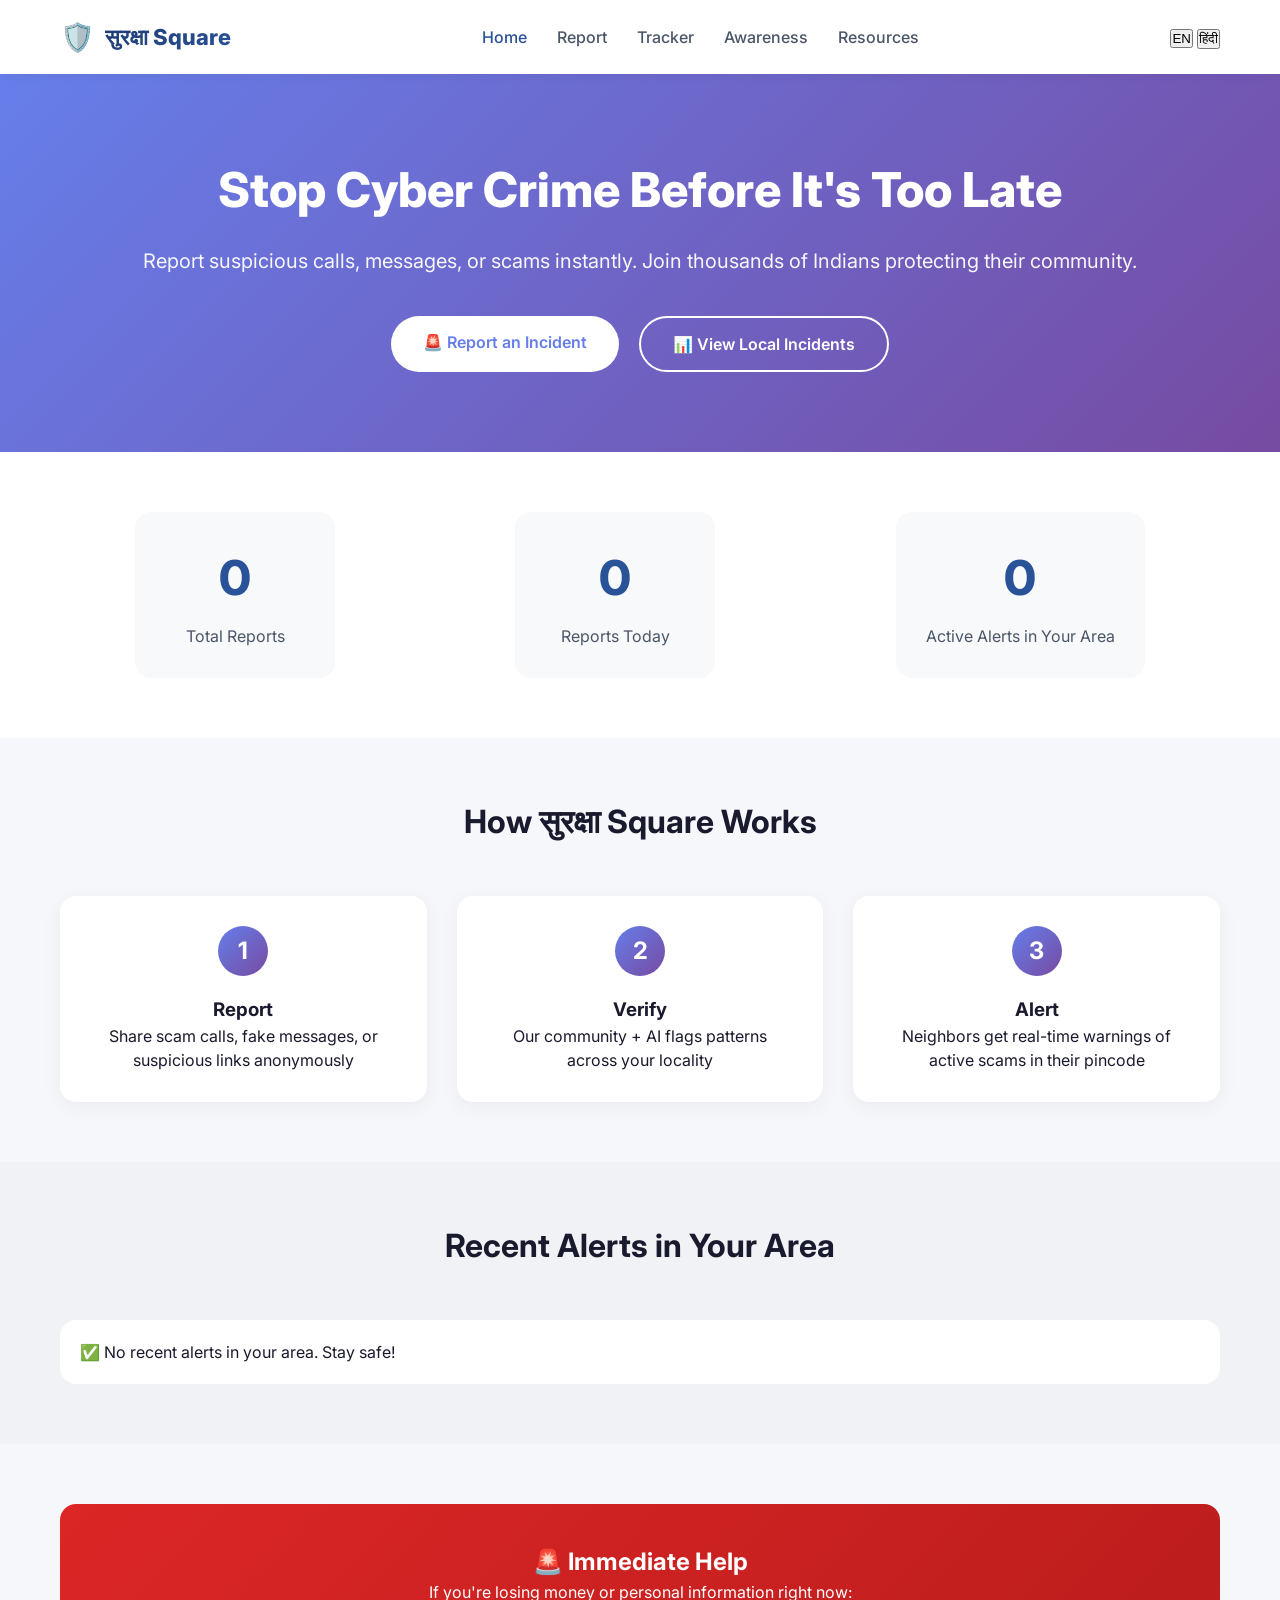
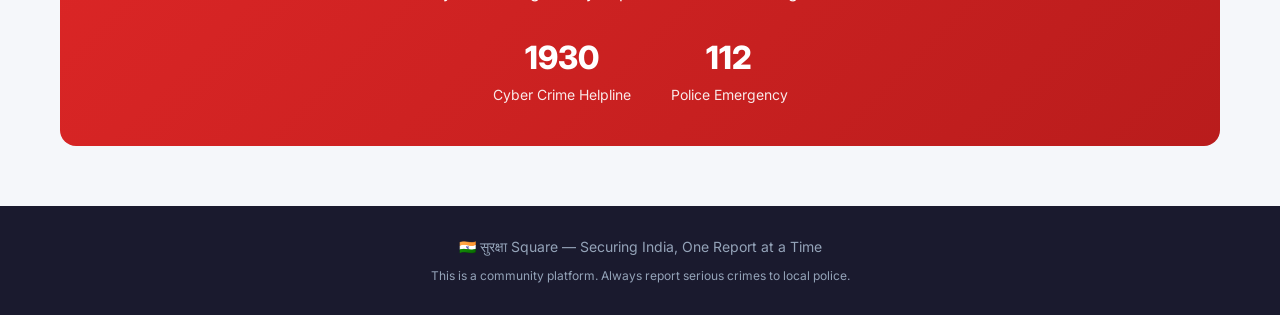
<file: index.html>
<!DOCTYPE html>
<html lang="en">
<head>
    <meta charset="UTF-8">
    <meta name="viewport" content="width=device-width, initial-scale=1.0, viewport-fit=cover">
    <title>SurakshaSetu — Cyber Incident Reporting</title>
    <link rel="stylesheet" href="style.css">
    <link href="https://fonts.googleapis.com/css2?family=Inter:wght@400;500;600;700;800&family=Noto+Sans+Devanagari:wght@400;500;600;700&display=swap" rel="stylesheet">
</head>
<body>
    <nav class="navbar">
        <div class="container">
            <div class="logo">
                <span class="logo-icon">🛡️</span>
                <span class="logo-text">सुरक्षा Square</span>
            </div>
            <div class="nav-links">
                <a href="index.html" class="active" data-key="navHome">Home</a>
                <a href="report.html" data-key="navReport">Report</a>
                <a href="tracker.html" data-key="navTracker">Tracker</a>
                <a href="awareness.html" data-key="navAwareness">Awareness</a>
                <a href="resources.html" data-key="navResources">Resources</a>
            </div>
            <div class="language-switcher">
                <button class="lang-btn active" data-lang="en">EN</button>
                <button class="lang-btn" data-lang="hi">हिंदी</button>
            </div>
            <button class="mobile-menu-btn" id="mobileMenuBtn">☰</button>
        </div>
    </nav>

    <main>
        <section class="hero">
            <div class="container">
                <h1 class="hero-title" data-key="heroTitle">Stop Cyber Crime Before It's Too Late</h1>
                <p class="hero-subtitle" data-key="heroSubtitle">Report suspicious calls, messages, or scams instantly. Join thousands of Indians protecting their community.</p>
                <div class="hero-buttons">
                    <a href="report.html" class="btn btn-primary" data-key="reportBtn">🚨 Report an Incident</a>
                    <a href="tracker.html" class="btn btn-secondary" data-key="trackerBtn">📊 View Local Incidents</a>
                </div>
            </div>
        </section>

        <section class="stats">
            <div class="container">
                <div class="stat-cards">
                    <div class="stat-card">
                        <div class="stat-number" id="totalReports">0</div>
                        <div class="stat-label" data-key="totalReports">Total Reports</div>
                    </div>
                    <div class="stat-card">
                        <div class="stat-number" id="todayReports">0</div>
                        <div class="stat-label" data-key="todayReports">Reports Today</div>
                    </div>
                    <div class="stat-card">
                        <div class="stat-number" id="activeAlerts">0</div>
                        <div class="stat-label" data-key="activeAlerts">Active Alerts in Your Area</div>
                    </div>
                </div>
            </div>
        </section>

        <section class="how-it-works">
            <div class="container">
                <h2 class="section-title" data-key="howItWorks">How SurakshaSetu Works</h2>
                <div class="steps">
                    <div class="step">
                        <div class="step-number">1</div>
                        <h3 data-key="step1Title">Report</h3>
                        <p data-key="step1Desc">Share scam calls, fake messages, or suspicious links anonymously</p>
                    </div>
                    <div class="step">
                        <div class="step-number">2</div>
                        <h3 data-key="step2Title">Verify</h3>
                        <p data-key="step2Desc">Our community + AI flags patterns across your locality</p>
                    </div>
                    <div class="step">
                        <div class="step-number">3</div>
                        <h3 data-key="step3Title">Alert</h3>
                        <p data-key="step3Desc">Neighbors get real-time warnings of active scams in their pincode</p>
                    </div>
                </div>
            </div>
        </section>

        <section class="recent-alerts">
            <div class="container">
                <h2 class="section-title" data-key="recentAlerts">Recent Alerts in Your Area</h2>
                <div id="recentAlertsList" class="alerts-list">
                    <p class="loading" data-key="loading">Loading incidents near you...</p>
                </div>
            </div>
        </section>

        <section class="emergency">
            <div class="container">
                <div class="emergency-box">
                    <h2 data-key="emergencyTitle">🚨 Immediate Help</h2>
                    <p data-key="emergencyText">If you're losing money or personal information right now:</p>
                    <div class="emergency-numbers">
                        <div class="emergency-number">
                            <span class="number">1930</span>
                            <span class="label" data-key="helpline1">Cyber Crime Helpline</span>
                        </div>
                        <div class="emergency-number">
                            <span class="number">112</span>
                            <span class="label" data-key="helpline2">Police Emergency</span>
                        </div>
                    </div>
                </div>
            </div>
        </section>
    </main>

    <footer>
        <div class="container">
            <p data-key="footerText">🇮🇳 SurakshaSetu — Securing India, One Report at a Time</p>
            <p class="disclaimer" data-key="disclaimer">This is a community platform. Always report serious crimes to local police.</p>
        </div>
    </footer>

    <script src="script.js"></script>
    <script src="i18n.js"></script>
</body>
</html>
</file>
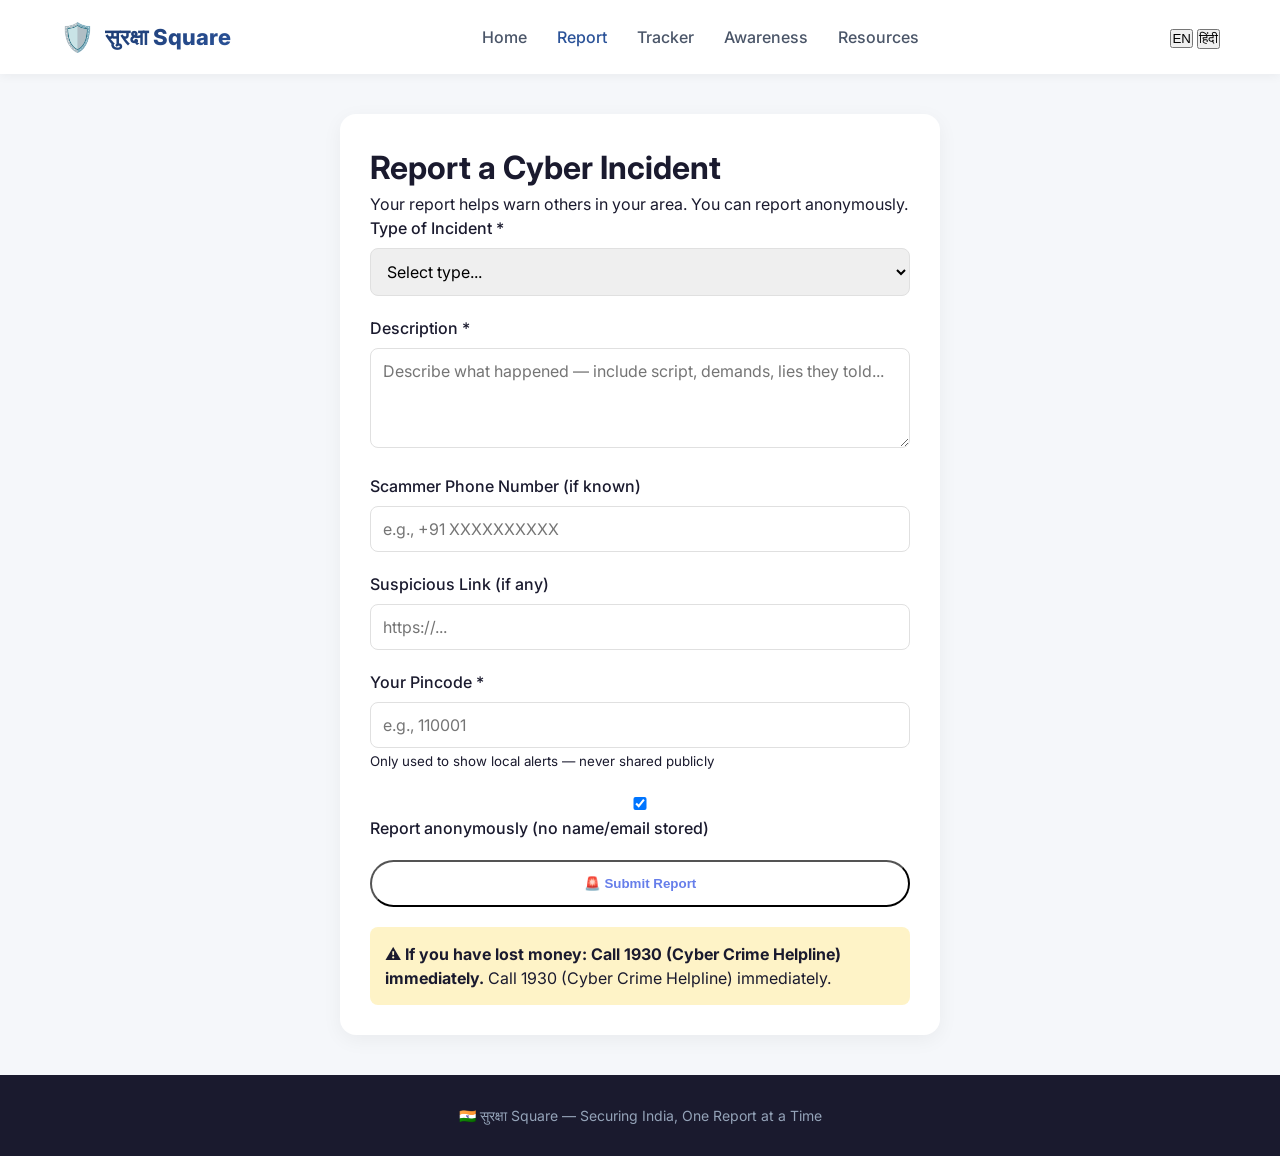
<file: report.html>
<!DOCTYPE html>
<html lang="en">
<head>
    <meta charset="UTF-8">
    <meta name="viewport" content="width=device-width, initial-scale=1.0">
    <title>Report Incident — सुरक्षा Square</title>
    <link rel="stylesheet" href="style.css">
    <link href="https://fonts.googleapis.com/css2?family=Inter:wght@400;500;600;700;800&family=Noto+Sans+Devanagari:wght@400;500;600;700&display=swap" rel="stylesheet">
</head>
<body>
    <nav class="navbar">
        <div class="container">
            <div class="logo">
                <span class="logo-icon">🛡️</span>
                <span class="logo-text">सुरक्षा Square</span>
            </div>
            <div class="nav-links">
                <a href="index.html" data-key="navHome">Home</a>
                <a href="report.html" class="active" data-key="navReport">Report</a>
                <a href="tracker.html" data-key="navTracker">Tracker</a>
                <a href="awareness.html" data-key="navAwareness">Awareness</a>
                <a href="resources.html" data-key="navResources">Resources</a>
            </div>
            <div class="language-switcher">
                <button class="lang-btn active" data-lang="en">EN</button>
                <button class="lang-btn" data-lang="hi">हिंदी</button>
            </div>
            <button class="mobile-menu-btn" id="mobileMenuBtn">☰</button>
        </div>
    </nav>

    <main>
        <div class="container">
            <div class="form-container">
                <h1 data-key="reportIncident">Report a Cyber Incident</h1>
                <p data-key="reportDesc">Your report helps warn others in your area. You can report anonymously.</p>
                
                <form id="incidentForm">
                    <div class="form-group">
                        <label data-key="incidentType">Type of Incident *</label>
                        <select id="incidentType" required>
                            <option value="" data-key="selectType">Select type...</option>
                            <option value="scam-call" data-key="scamCall">📞 Scam Call</option>
                            <option value="phishing" data-key="phishing">🔗 Phishing Link / SMS</option>
                            <option value="upi-fraud" data-key="upiFraud">💳 UPI / Payment Fraud</option>
                            <option value="sim-swap" data-key="simSwap">📱 SIM Swap Attempt</option>
                            <option value="other" data-key="other">⚠️ Other Scam</option>
                        </select>
                    </div>
                    
                    <div class="form-group">
                        <label data-key="description">Description *</label>
                        <textarea id="description" data-placeholder-key="descriptionPlaceholder" placeholder="Describe what happened — include script, demands, lies they told..." required></textarea>
                    </div>
                    
                    <div class="form-group">
                        <label data-key="phoneNumber">Scammer Phone Number (if known)</label>
                        <input type="tel" id="phoneNumber" placeholder="e.g., +91 XXXXXXXXXX">
                    </div>
                    
                    <div class="form-group">
                        <label data-key="link">Suspicious Link (if any)</label>
                        <input type="url" id="link" placeholder="https://...">
                    </div>
                    
                    <div class="form-group">
                        <label data-key="pincode">Your Pincode *</label>
                        <input type="text" id="pincode" data-placeholder-key="pincodePlaceholder" placeholder="e.g., 110001" pattern="[0-9]{6}" required>
                        <small data-key="pincodeNote">Only used to show local alerts — never shared publicly</small>
                    </div>
                    
                    <div class="form-group">
                        <label>
                            <input type="checkbox" id="anonymous" checked>
                            <span data-key="anonymous">Report anonymously (no name/email stored)</span>
                        </label>
                    </div>
                    
                    <button type="submit" class="btn btn-primary" style="width: 100%;" data-key="submitBtn">🚨 Submit Report</button>
                </form>
                
                <div class="emergency-note" style="margin-top: 20px; padding: 15px; background: #fef3c7; border-radius: 8px;">
                    <strong data-key="lostMoneyNote">⚠️ If you have lost money:</strong> <span data-key="lostMoneyText">Call 1930 (Cyber Crime Helpline) immediately.</span>
                </div>
            </div>
        </div>
    </main>

    <footer>
        <div class="container">
            <p data-key="footerText">🇮🇳 सुरक्षा Square — Securing India, One Report at a Time</p>
        </div>
    </footer>

    <script src="script.js"></script>
    <script src="i18n.js"></script>
    <script>
        // Override form submission to work with translations
        const originalHandleSubmit = handleReportSubmit;
        if (originalHandleSubmit) {
            window.handleReportSubmit = function(e) {
                originalHandleSubmit(e);
            };
        }
    </script>
</body>
</html>
</file>
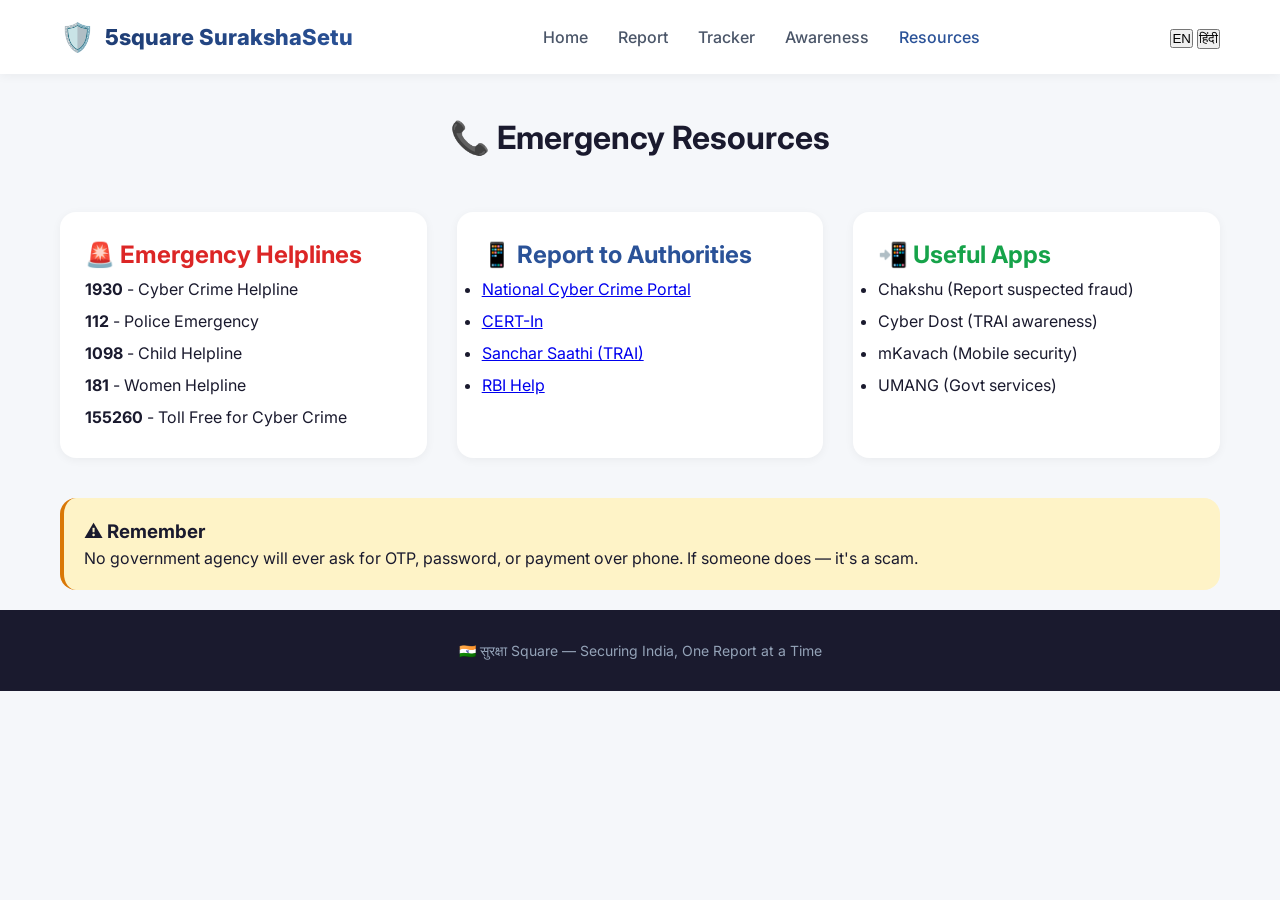
<file: resources.html>
<!DOCTYPE html>
<html lang="en">
<head>
    <meta charset="UTF-8">
    <meta name="viewport" content="width=device-width, initial-scale=1.0">
    <title>Resources — 5square SurakshaSetu</title>
    <link rel="stylesheet" href="style.css">
    <link href="https://fonts.googleapis.com/css2?family=Inter:wght@400;500;600;700;800&family=Noto+Sans+Devanagari:wght@400;500;600;700&display=swap" rel="stylesheet">
</head>
<body>
    <nav class="navbar">
        <div class="container">
            <div class="logo">
                <span class="logo-icon">🛡️</span>
                <span class="logo-text">5square SurakshaSetu</span>
            </div>
            <div class="nav-links">
                <a href="index.html" data-key="navHome">Home</a>
                <a href="report.html" data-key="navReport">Report</a>
                <a href="tracker.html" data-key="navTracker">Tracker</a>
                <a href="awareness.html" data-key="navAwareness">Awareness</a>
                <a href="resources.html" class="active" data-key="navResources">Resources</a>
            </div>
            <div class="language-switcher">
                <button class="lang-btn active" data-lang="en">EN</button>
                <button class="lang-btn" data-lang="hi">हिंदी</button>
            </div>
            <button class="mobile-menu-btn" id="mobileMenuBtn">☰</button>
        </div>
    </nav>

    <main>
        <div class="container">
            <h1 class="section-title" style="margin-top: 40px;" data-key="resourcesTitle">📞 Emergency Resources</h1>
            
            <div style="display: flex; flex-wrap: wrap; gap: 30px; margin: 40px 0;">
                
                <div style="flex: 1; min-width: 250px; background: white; padding: 25px; border-radius: 16px; box-shadow: 0 2px 10px rgba(0,0,0,0.05);">
                    <h2 style="color: #dc2626;" data-key="emergencyHelplines">🚨 Emergency Helplines</h2>
                    <ul style="line-height: 2; list-style: none; padding-left: 0;">
                        <li><strong>1930</strong> - <span data-key="helpline1">Cyber Crime Helpline</span></li>
                        <li><strong>112</strong> - <span data-key="helpline2">Police Emergency</span></li>
                        <li><strong>1098</strong> - <span data-key="helpline3">Child Helpline</span></li>
                        <li><strong>181</strong> - <span data-key="helpline4">Women Helpline</span></li>
                        <li><strong>155260</strong> - <span data-key="helpline5">Toll Free for Cyber Crime</span></li>
                    </ul>
                </div>
                
                <div style="flex: 1; min-width: 250px; background: white; padding: 25px; border-radius: 16px; box-shadow: 0 2px 10px rgba(0,0,0,0.05);">
                    <h2 style="color: #2a5298;" data-key="reportToAuthorities">📱 Report to Authorities</h2>
                    <ul style="line-height: 2;">
                        <li><a href="https://cybercrime.gov.in" target="_blank">National Cyber Crime Portal</a></li>
                        <li><a href="https://cert-in.org.in" target="_blank">CERT-In</a></li>
                        <li><a href="https://sancharsaathi.gov.in" target="_blank">Sanchar Saathi (TRAI)</a></li>
                        <li><a href="https://www.rbi.org.in" target="_blank">RBI Help</a></li>
                    </ul>
                </div>
                
                <div style="flex: 1; min-width: 250px; background: white; padding: 25px; border-radius: 16px; box-shadow: 0 2px 10px rgba(0,0,0,0.05);">
                    <h2 style="color: #16a34a;" data-key="usefulApps">📲 Useful Apps</h2>
                    <ul style="line-height: 2;">
                        <li>Chakshu (Report suspected fraud)</li>
                        <li>Cyber Dost (TRAI awareness)</li>
                        <li>mKavach (Mobile security)</li>
                        <li>UMANG (Govt services)</li>
                    </ul>
                </div>
            </div>
            
            <div style="background: #fef3c7; padding: 20px; border-radius: 16px; margin: 20px 0; border-left: 4px solid #d97706;">
                <h3 data-key="remember">⚠️ Remember</h3>
                <p data-key="rememberText">No government agency will ever ask for OTP, password, or payment over phone. If someone does — it's a scam.</p>
            </div>
        </div>
    </main>

    <footer>
        <div class="container">
            <p data-key="footerText">🇮🇳 5square SurakshaSetu — Securing India, One Report at a Time</p>
        </div>
    </footer>

    <script src="script.js"></script>
    <script src="i18n.js"></script>
</body>
</html>
</file>
<file: style.css>
* {
    margin: 0;
    padding: 0;
    box-sizing: border-box;
}

body {
    font-family: 'Inter', sans-serif;
    background: #f5f7fa;
    color: #1a1a2e;
    line-height: 1.5;
}

.container {
    max-width: 1200px;
    margin: 0 auto;
    padding: 0 20px;
}

/* Navigation */
.navbar {
    background: white;
    box-shadow: 0 2px 10px rgba(0,0,0,0.05);
    position: sticky;
    top: 0;
    z-index: 100;
}

.navbar .container {
    display: flex;
    justify-content: space-between;
    align-items: center;
    padding: 16px 20px;
}

.logo {
    display: flex;
    align-items: center;
    gap: 10px;
}

.logo-icon {
    font-size: 28px;
}

.logo-text {
    font-size: 22px;
    font-weight: 800;
    background: linear-gradient(135deg, #1e3c72, #2a5298);
    -webkit-background-clip: text;
    -webkit-text-fill-color: transparent;
    background-clip: text;
}

.nav-links {
    display: flex;
    gap: 30px;
}

.nav-links a {
    text-decoration: none;
    color: #4a5568;
    font-weight: 500;
    transition: color 0.3s;
}

.nav-links a:hover,
.nav-links a.active {
    color: #2a5298;
}

.mobile-menu-btn {
    display: none;
    background: none;
    border: none;
    font-size: 24px;
    cursor: pointer;
}

/* Hero Section */
.hero {
    background: linear-gradient(135deg, #667eea 0%, #764ba2 100%);
    color: white;
    padding: 80px 0;
    text-align: center;
}

.hero-title {
    font-size: 48px;
    font-weight: 800;
    margin-bottom: 20px;
}

.hero-subtitle {
    font-size: 20px;
    margin-bottom: 40px;
    opacity: 0.95;
}

.hero-buttons {
    display: flex;
    gap: 20px;
    justify-content: center;
    flex-wrap: wrap;
}

.btn {
    padding: 14px 32px;
    border-radius: 50px;
    text-decoration: none;
    font-weight: 600;
    transition: transform 0.2s, box-shadow 0.2s;
}

.btn:hover {
    transform: translateY(-2px);
    box-shadow: 0 5px 20px rgba(0,0,0,0.2);
}

.btn-primary {
    background: white;
    color: #667eea;
}

.btn-secondary {
    background: transparent;
    color: white;
    border: 2px solid white;
}

/* Stats Section */
.stats {
    padding: 60px 0;
    background: white;
}

.stat-cards {
    display: flex;
    justify-content: space-around;
    flex-wrap: wrap;
    gap: 30px;
}

.stat-card {
    text-align: center;
    padding: 30px;
    background: #f8f9fa;
    border-radius: 16px;
    min-width: 200px;
}

.stat-number {
    font-size: 48px;
    font-weight: 800;
    color: #2a5298;
}

.stat-label {
    color: #4a5568;
    margin-top: 10px;
}

/* How It Works */
.how-it-works {
    padding: 60px 0;
}

.section-title {
    text-align: center;
    font-size: 32px;
    margin-bottom: 50px;
    color: #1a1a2e;
}

.steps {
    display: flex;
    justify-content: space-between;
    flex-wrap: wrap;
    gap: 30px;
}

.step {
    flex: 1;
    text-align: center;
    padding: 30px;
    background: white;
    border-radius: 16px;
    box-shadow: 0 5px 20px rgba(0,0,0,0.05);
}

.step-number {
    width: 50px;
    height: 50px;
    background: linear-gradient(135deg, #667eea, #764ba2);
    color: white;
    border-radius: 50%;
    display: flex;
    align-items: center;
    justify-content: center;
    font-size: 24px;
    font-weight: bold;
    margin: 0 auto 20px;
}

/* Alerts List */
.recent-alerts {
    padding: 60px 0;
    background: #f0f2f5;
}

.alerts-list {
    background: white;
    border-radius: 16px;
    padding: 20px;
}

.alert-item {
    padding: 15px;
    border-bottom: 1px solid #e0e0e0;
    display: flex;
    justify-content: space-between;
    align-items: center;
    flex-wrap: wrap;
}

.alert-item:last-child {
    border-bottom: none;
}

.alert-type {
    font-weight: 600;
    padding: 4px 12px;
    border-radius: 20px;
    font-size: 14px;
}

.alert-type.scam-call { background: #fee2e2; color: #dc2626; }
.alert-type.phishing { background: #fed7aa; color: #ea580c; }
.alert-type.upi-fraud { background: #fef3c7; color: #d97706; }
.alert-type.sim-swap { background: #dbeafe; color: #2563eb; }

.alert-location {
    color: #4a5568;
    font-size: 14px;
}

.alert-time {
    color: #94a3b8;
    font-size: 12px;
}

/* Emergency Box */
.emergency {
    padding: 60px 0;
}

.emergency-box {
    background: linear-gradient(135deg, #dc2626, #b91c1c);
    color: white;
    padding: 40px;
    border-radius: 16px;
    text-align: center;
}

.emergency-numbers {
    display: flex;
    justify-content: center;
    gap: 40px;
    margin-top: 30px;
    flex-wrap: wrap;
}

.emergency-number {
    text-align: center;
}

.emergency-number .number {
    font-size: 32px;
    font-weight: 800;
    display: block;
}

.emergency-number .label {
    font-size: 14px;
    opacity: 0.9;
}

/* Footer */
footer {
    background: #1a1a2e;
    color: #94a3b8;
    text-align: center;
    padding: 30px;
    font-size: 14px;
}

.disclaimer {
    margin-top: 10px;
    font-size: 12px;
}

/* Form Styles */
.form-container {
    max-width: 600px;
    margin: 40px auto;
    background: white;
    padding: 30px;
    border-radius: 16px;
    box-shadow: 0 5px 20px rgba(0,0,0,0.05);
}

.form-group {
    margin-bottom: 20px;
}

.form-group label {
    display: block;
    margin-bottom: 8px;
    font-weight: 500;
    color: #1a1a2e;
}

.form-group input,
.form-group select,
.form-group textarea {
    width: 100%;
    padding: 12px;
    border: 1px solid #e0e0e0;
    border-radius: 8px;
    font-family: inherit;
    font-size: 16px;
}

.form-group textarea {
    resize: vertical;
    min-height: 100px;
}

/* Map Container */
.map-container {
    height: 400px;
    background: #e0e0e0;
    border-radius: 16px;
    margin-bottom: 20px;
    display: flex;
    align-items: center;
    justify-content: center;
    color: #666;
}

/* Responsive */
@media (max-width: 768px) {
    .hero-title {
        font-size: 32px;
    }
    
    .nav-links {
        display: none;
    }
    
    .nav-links.show {
        display: flex;
        flex-direction: column;
        position: absolute;
        top: 60px;
        left: 0;
        right: 0;
        background: white;
        padding: 20px;
        box-shadow: 0 5px 20px rgba(0,0,0,0.1);
    }
    
    .mobile-menu-btn {
        display: block;
    }
    
    .step {
        min-width: 100%;
    }
    
    .stat-cards {
        flex-direction: column;
    }
}
</file>
